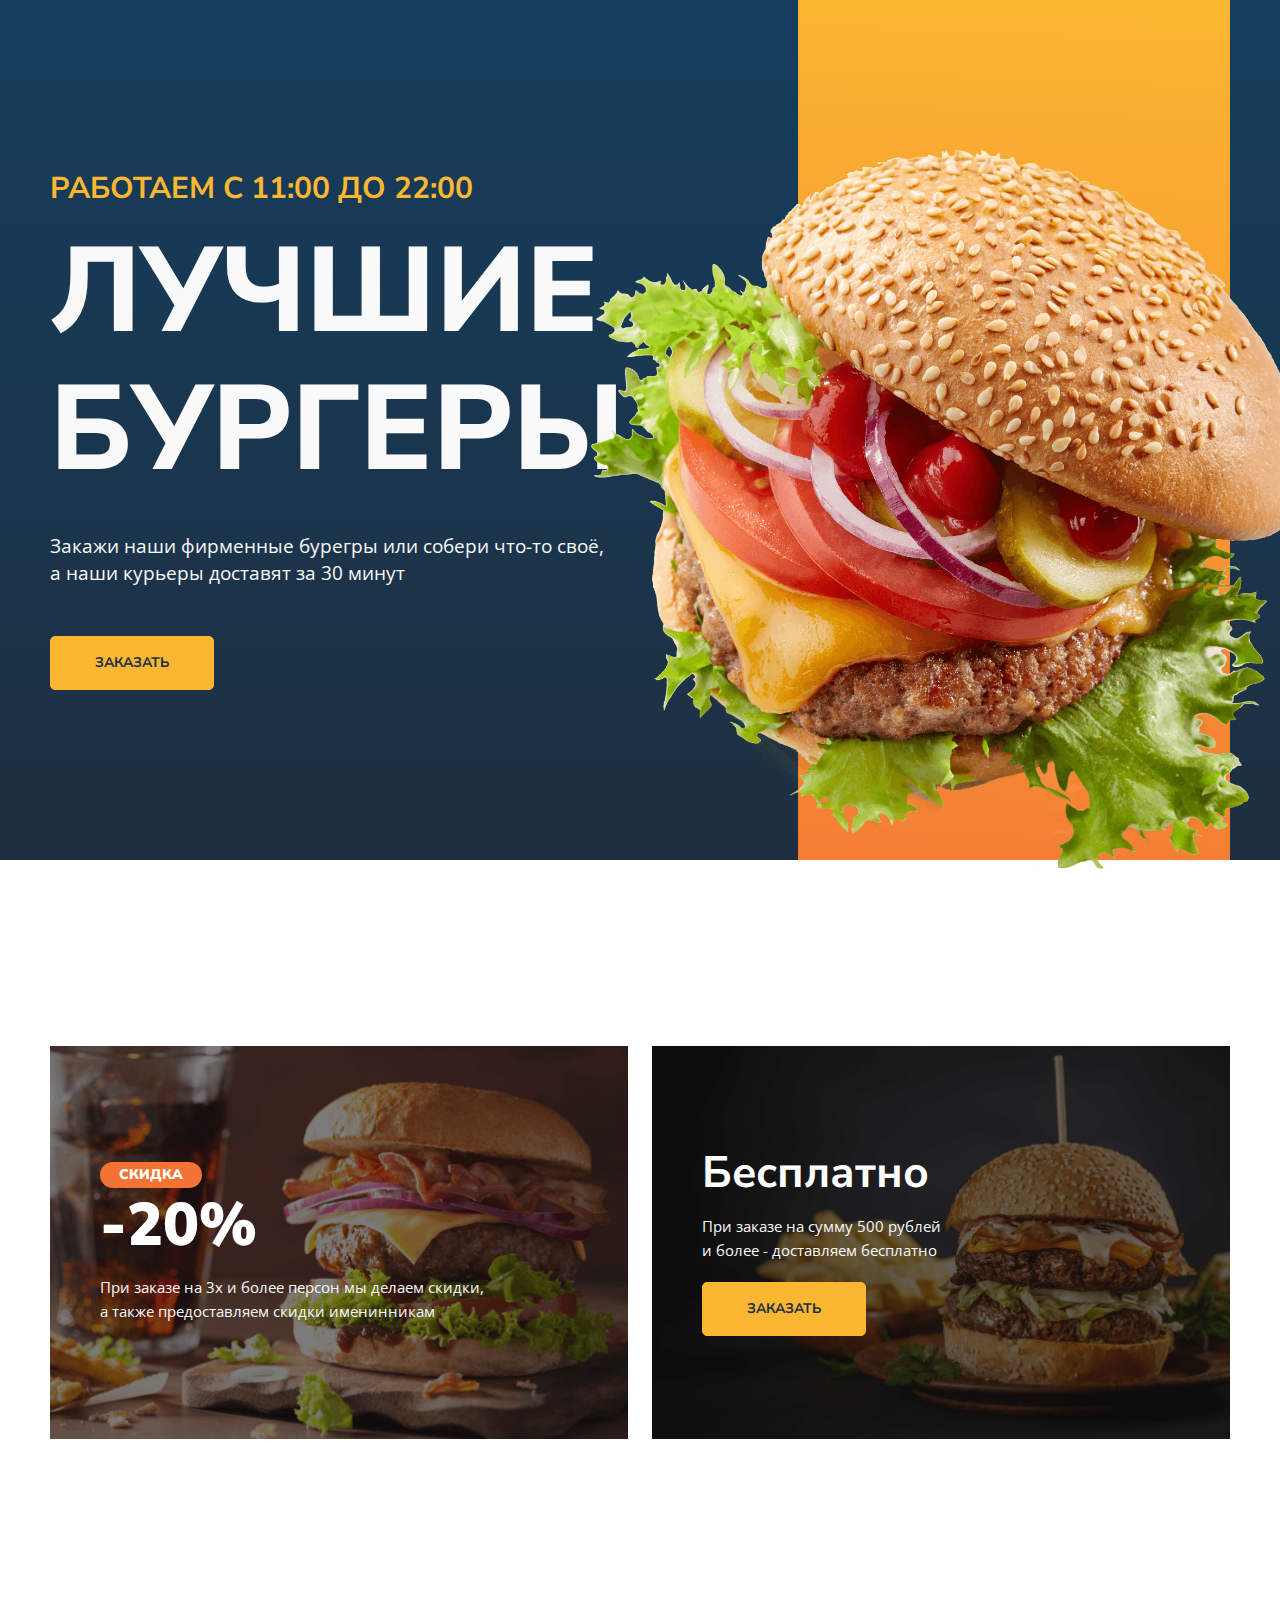
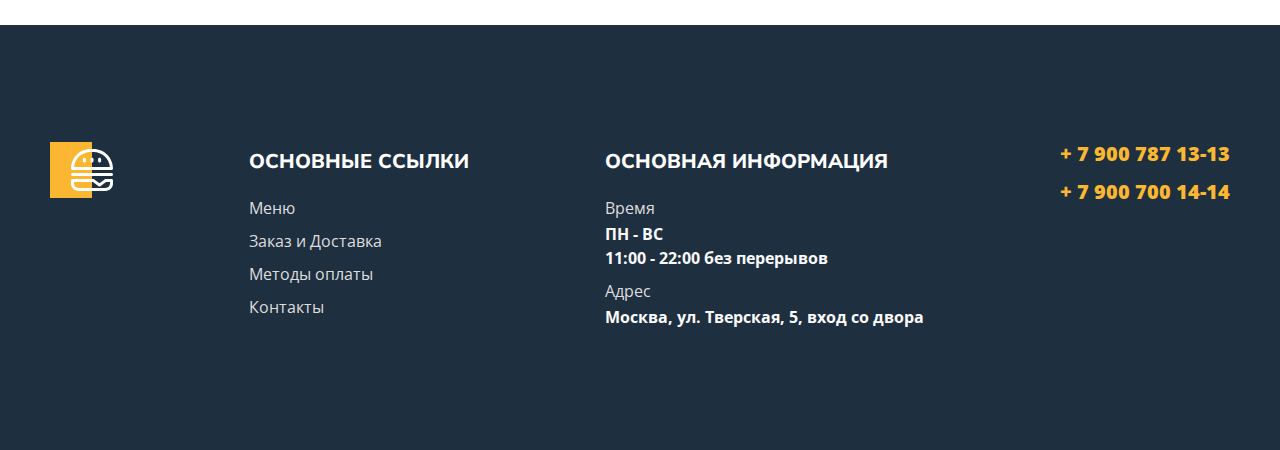
<file: index.html>
<!DOCTYPE html>
<html lang="ru">
<head>
    <meta charset="UTF-8">
    <meta http-equiv="X-UA-Compatible" content="IE=edge">
    <meta name="viewport" content="width=device-width, initial-scale=1.0">
    <title>Burgers</title>
    <link rel="preconnect" href="https://fonts.googleapis.com">
    <link rel="preconnect" href="https://fonts.gstatic.com" crossorigin>
    <link href="https://fonts.googleapis.com/css2?family=Nunito+Sans:wght@600;700;800;900&family=Open+Sans:wght@400;600;700&display=swap" rel="stylesheet">
    <link rel="stylesheet" href="CSS/normalize.css">
    <link rel="stylesheet" href="CSS/main.css">
    <link rel="apple-touch-icon" type="image/png" sizes="192x192" href="images/favicon/android-chrome-192x192">
    <link rel="apple-touch-icon" type="image/png" sizes="512x512" href="images/favicon/android-chrome-512x512">
    <link rel="apple-touch-icon" sizes="16x16" href="images/favicon/favicon.ico">
    <link rel="apple-touch-icon" sizes="180x180" href="images/favicon/apple-touch-icon.png">
    <link rel="icon" type="image/png" sizes="32x32" href="images/favicon/favicon-32x32.png">
    <link rel="icon" type="image/png" sizes="16x16" href="images/favicon/favicon-16x16.png">
    <link rel="mask-icon" href="images/favicon/safari-pinned-tab.svg" color="#5bbad5">
    <meta name="msapplication-TileColor" content="#da532c">
    <meta name="theme-color" content="#ffffff">
</head>
<body>
    <div class="main">
        <div class="wrapper">
            <div class="content">
                <h1 class="content-title">
                    <span>работаем с 11:00 до 22:00</span>
                    лучшие бургеры
                </h1>
                <p class="content-text">Закажи наши фирменные бурегры или собери что-то своё, а&nbsp;наши курьеры доставят за&nbsp;30&nbsp;минут</p>
                <a href="menu.html" class="content-link">заказать</a>
            </div>
            <div class="visual">
                <div class="visual-bg"></div>
                <img src="images/burger.png" alt="Burger">
            </div>
        </div>
    </div>
    <div class="promo">
        <div class="wrapper">
            <div class="promo-left">
                <p class="sale">Скидка</p>
                <p class="cost">-20%</p>
                <p class="promo-description">При заказе на 3х и более персон мы делаем скидки, а&nbsp;также предоставляем скидки именинникам</p>
            </div>
            <div class="promo-right">
                <p class="free">Бесплатно</p>
                <p class="promo-description">При заказе на сумму 500 рублей и&nbsp;более&nbsp;-&nbsp;доставляем бесплатно</p>
                <a href="menu.html">заказать</a>
            </div>
        </div>
    </div>
    <footer class="footer">
        <div class="container">
            <div class="footer-box">
                <div class="footer-item">
                    <img class="footer-logo" src="images/logo-footer.svg" alt="Logo">
                </div>
                <div class="footer-item">
                    <h2>основные ссылки</h2>
                    <ul class="footer-list">
                        <li><a href="menu.html">Меню</a></li>
                        <li><a href="#">Заказ и Доставка</a></li>
                        <li><a href="#">Методы оплаты</a></li>
                        <li><a href="#">Контакты</a></li>
                    </ul>
                    <ul class="footer-list footer-list-tel">
                        <li>
                            <a href="tel:+79007871313">+ 7 900 787 13-13</a>
                        </li>
                        <li>
                            <a href="tel:+79007001414">+ 7 900 700 14-14</a>
                        </li>
                    </ul>
                </div>
                <div class="footer-item">
                    <h2>основная информация</h2>
                    <ul class="footer-list">
                        <li>
                            <span>Время</span>
                            ПН - ВС <br>
                            11:00 - 22:00 без перерывов
                        </li>
                        <li>
                            <span>Адрес</span>
                            Москва, ул. Тверская, 5, вход со двора
                        </li>
                    </ul>
                </div>
                <div class="footer-tel">
                    <ul class="footer-list footer-list-tel">
                        <li>
                            <a href="tel:+79007871313">+ 7 900 787 13-13</a>
                        </li>
                        <li>
                            <a href="tel:+79007001414">+ 7 900 700 14-14</a>
                        </li>
                    </ul>
                </div>
            </div>
        </div>
    </footer>
</body>
</html>
</file>
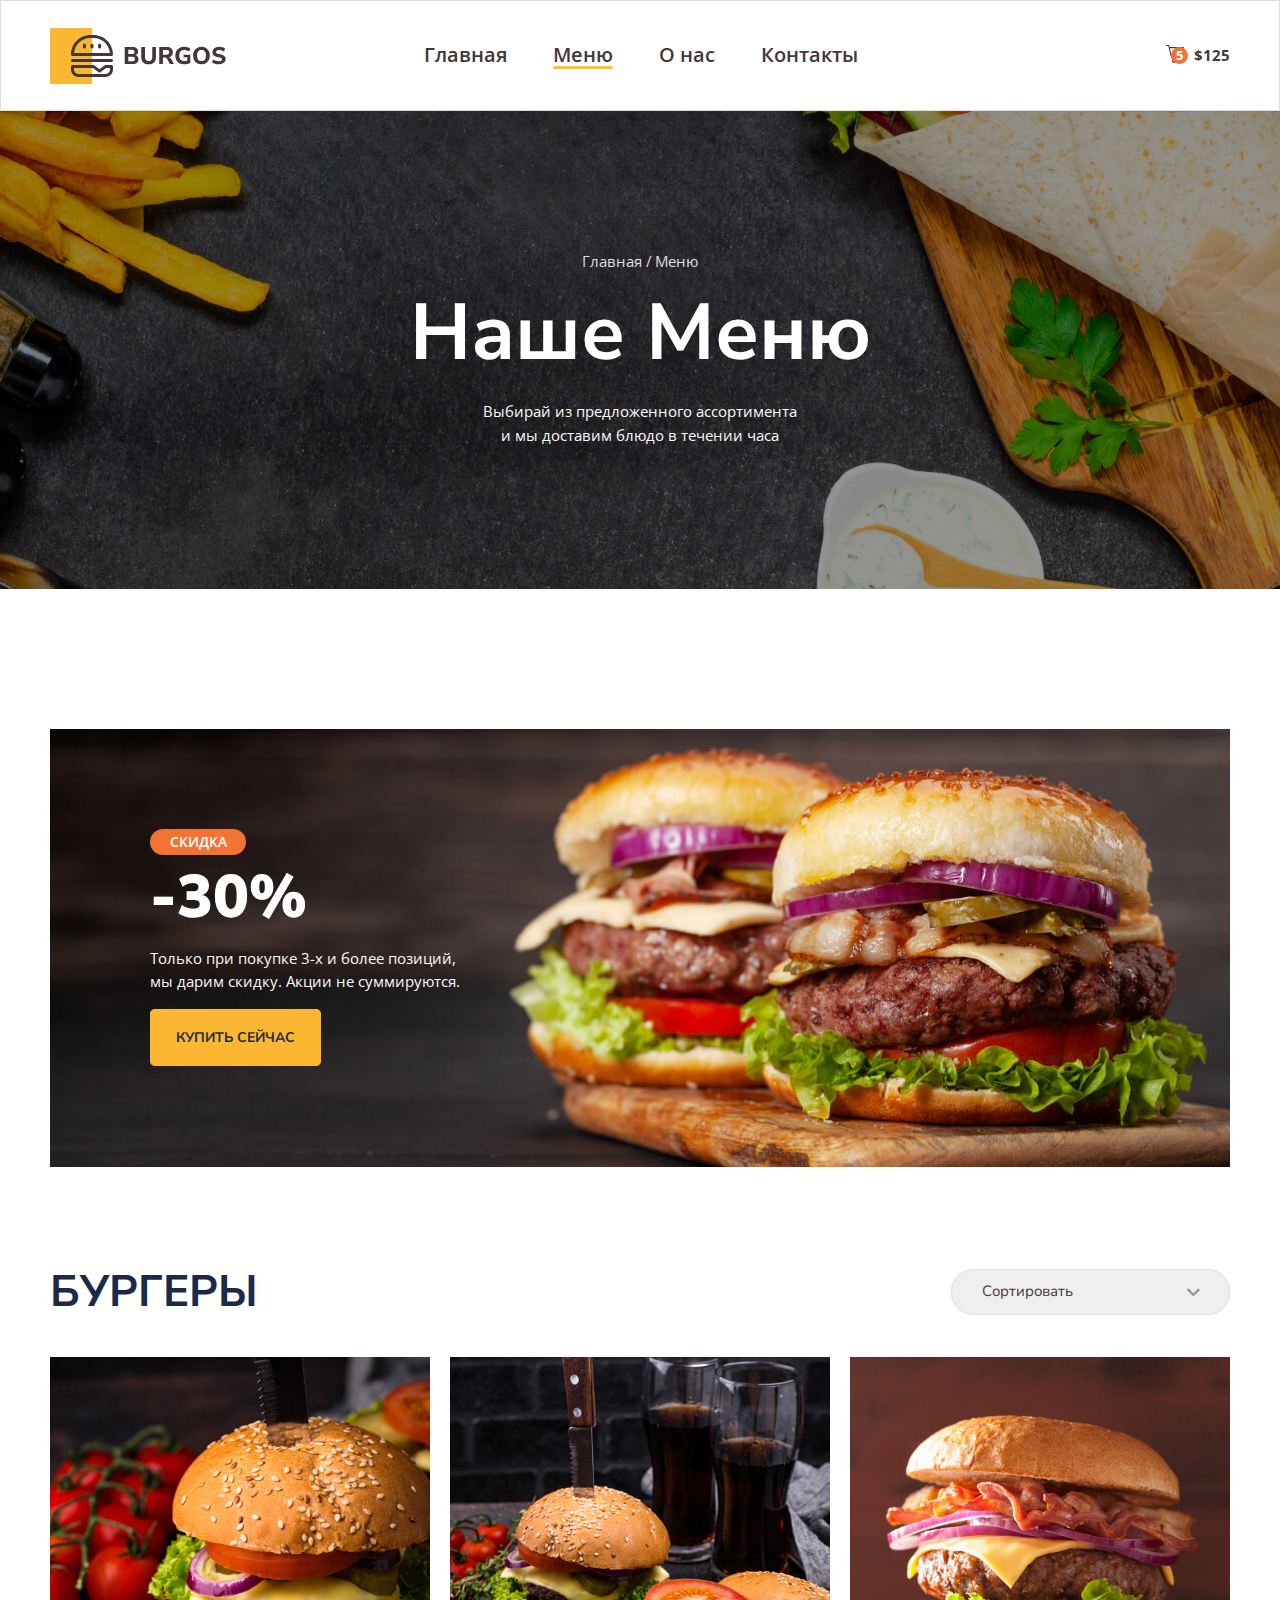
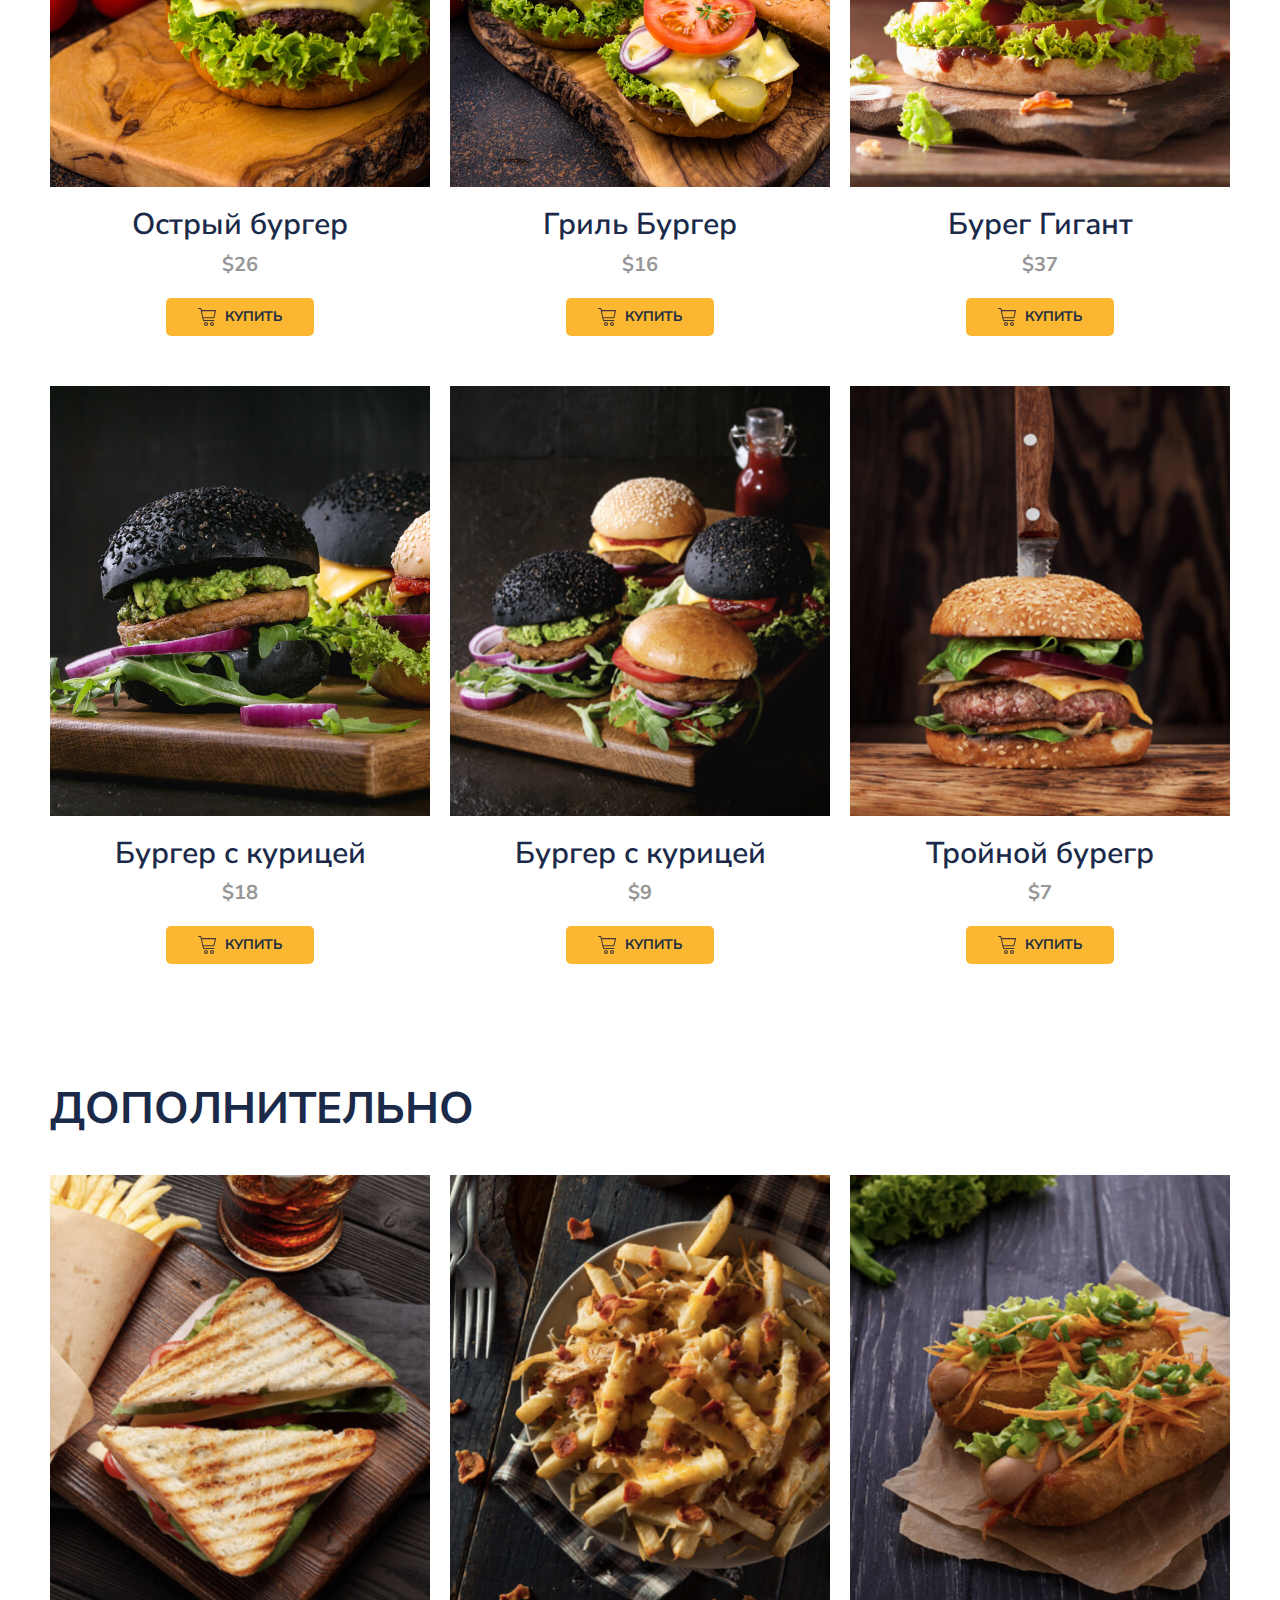
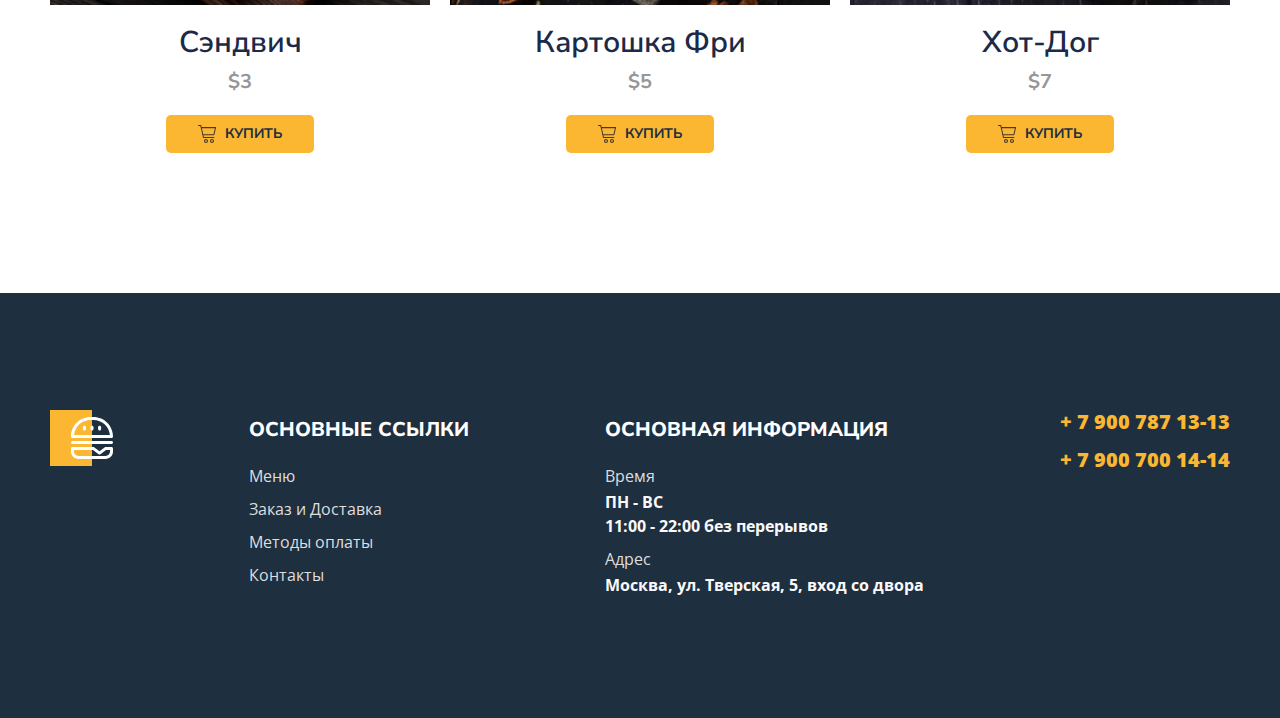
<file: menu.html>
<!DOCTYPE html>
<html lang="ru">
<head>
    <meta charset="UTF-8">
    <meta http-equiv="X-UA-Compatible" content="IE=edge">
    <meta name="viewport" content="width=device-width, initial-scale=1.0">
    <title>Burger</title>
    <link rel="preconnect" href="https://fonts.googleapis.com">
    <link rel="preconnect" href="https://fonts.gstatic.com" crossorigin>
    <link href="https://fonts.googleapis.com/css2?family=Nunito+Sans:wght@600;700;800;900&family=Open+Sans:wght@400;600;700&display=swap" rel="stylesheet">
    <link rel="stylesheet" href="CSS/normalize.css">
    <link rel="stylesheet" href="CSS/main.css">
    <link rel="apple-touch-icon" type="image/png" sizes="192x192" href="images/favicon/android-chrome-192x192">
    <link rel="apple-touch-icon" type="image/png" sizes="512x512" href="images/favicon/android-chrome-512x512">
    <link rel="apple-touch-icon" sizes="16x16" href="images/favicon/favicon.ico">
    <link rel="apple-touch-icon" sizes="180x180" href="images/favicon/apple-touch-icon.png">
    <link rel="icon" type="image/png" sizes="32x32" href="images/favicon/favicon-32x32.png">
    <link rel="icon" type="image/png" sizes="16x16" href="images/favicon/favicon-16x16.png">
    <link rel="mask-icon" href="images/favicon/safari-pinned-tab.svg" color="#5bbad5">
    <meta name="msapplication-TileColor" content="#da532c">
    <meta name="theme-color" content="#ffffff">
</head>
<body>
    <header>
        <div class="container">
            <div class="header" id="headerTop">
                <div class="header-burger">
                    <button class="burger" onclick="openModal()"></button>
                </div>
                <div class="header-item">
                    <a href="index.html" class="header-logo"></a>
                    <nav>
                        <ul class="header-nav">
                            <li><a href="index.html">Главная</a></li>
                            <li><a href="#" class="active">Меню</a></li>
                            <li><a href="#">О нас</a></li>
                            <li><a href="#">Контакты</a></li>
                        </ul>
                    </nav>
                </div>
                <button type="button" class="button">
                    <span class="button-item">
                        <img src="images/cart.svg" alt="Корзина">
                        <span class="button-count">5</span>
                    </span>
                    <span class="button-text">$125</span>
                </button>
            </div>
        </div>
    </header>
    <div class="bg">
        <div class="container">
            <ul class="breadcrumbs">
                <li><a href="index.html">Главная</a></li>
                <li><a href="#menuBurger">Меню</a></li>
            </ul>
            <h1 class="title">Наше Меню</h1>
            <p class="description">Выбирай из предложенного ассортимента и&nbsp;мы&nbsp;доставим блюдо в течении часа</p>
        </div>
    </div>
    <main>
        <div class="banner">
            <div class="container">
                <div class="banner-box">
                    <h2 class="banner-title">
                        <span>скидка</span>
                        -30%
                    </h2>
                    <p class="banner-text">
                        Только при покупке 3-х&nbsp;и&nbsp;более&nbsp;позиций, мы&nbsp;дарим скидку. Акции не суммируются.
                    </p>
                    <a href="#menuBurger" class="banner-link">купить сейчас</a>
                </div>
            </div>
        </div>
        <section class="menu" id="menuBurger">
            <div class="container">
                <div class="menu-header">
                    <h2 class="menu-title">
                        Бургеры
                    </h2>
                    <select class="menu-select">
                        <option value="">Сортировать</option>
                        <option value="up">По возрастанию</option>
                        <option value="down">По убыванию</option>
                    </select>
                </div>
                <div class="menu-grid">
                    <div class="menu-grid-item">
                        <div class="menu-grid-cover">
                            <img src="images/menu/01.jpg" alt="Острый бургер">
                        </div>
                        <p class="menu-grid-title">Острый бургер</p>
                        <p class="menu-grid-price">$26</p>
                        <button type="button" class="menu-grid-btn">
                            <span class="menu-grid-icon"></span>
                            <span class="menu-grid-text">купить</span>
                        </button>
                    </div>
                    <div class="menu-grid-item">
                        <div class="menu-grid-cover">
                            <img src="images/menu/02.jpg" alt="Гриль Бургер">
                        </div>
                        <p class="menu-grid-title">Гриль Бургер</p>
                        <p class="menu-grid-price">$16</p>
                        <button type="button" class="menu-grid-btn">
                            <span class="menu-grid-icon"></span>
                            <span class="menu-grid-text">купить</span>
                        </button>
                    </div>
                    <div class="menu-grid-item">
                        <div class="menu-grid-cover">
                            <img src="images/menu/03.jpg" alt="Бурег Гигант">
                        </div>
                        <p class="menu-grid-title">Бурег Гигант</p>
                        <p class="menu-grid-price">$37</p>
                        <button type="button" class="menu-grid-btn">
                            <span class="menu-grid-icon"></span>
                            <span class="menu-grid-text">купить</span>
                        </button>
                    </div>
                    <div class="menu-grid-item">
                        <div class="menu-grid-cover">
                            <img src="images/menu/04.jpg" alt="Бургер с курицей">
                        </div>
                        <p class="menu-grid-title">Бургер с курицей</p>
                        <p class="menu-grid-price">$18</p>
                        <button type="button" class="menu-grid-btn">
                            <span class="menu-grid-icon"></span>
                            <span class="menu-grid-text">купить</span>
                        </button>
                    </div>
                    <div class="menu-grid-item">
                        <div class="menu-grid-cover">
                            <img src="images/menu/05.jpg" alt="Бургер с курицей">
                        </div>
                        <p class="menu-grid-title">Бургер с курицей</p>
                        <p class="menu-grid-price">$9</p>
                        <button type="button" class="menu-grid-btn">
                            <span class="menu-grid-icon"></span>
                            <span class="menu-grid-text">купить</span>
                        </button>
                    </div>
                    <div class="menu-grid-item">
                        <div class="menu-grid-cover">
                            <img src="images/menu/06.jpg" alt="Тройной бурегр">
                        </div>
                        <p class="menu-grid-title">Тройной бурегр</p>
                        <p class="menu-grid-price">$7</p>
                        <button type="button" class="menu-grid-btn">
                            <span class="menu-grid-icon"></span>
                            <span class="menu-grid-text">купить</span>
                        </button>
                    </div>
                </div>
            </div>
        </section>
        <section class="menu menu-over">
            <div class="container">
                <div class="menu-header">
                    <h2 class="menu-title">
                        Дополнительно
                    </h2>
                </div>
                <div class="menu-grid">
                    <div class="menu-grid-item">
                        <div class="menu-grid-cover">
                            <img src="images/menu/07.jpg" alt="Сэндвич">
                        </div>
                        <p class="menu-grid-title">Сэндвич</p>
                        <p class="menu-grid-price">$3</p>
                        <button type="button" class="menu-grid-btn">
                            <span class="menu-grid-icon"></span>
                            <span class="menu-grid-text">купить</span>
                        </button>
                    </div>
                    <div class="menu-grid-item">
                        <div class="menu-grid-cover">
                            <img src="images/menu/08.jpg" alt="Картошка Фри">
                        </div>
                        <p class="menu-grid-title">Картошка Фри</p>
                        <p class="menu-grid-price">$5</p>
                        <button type="button" class="menu-grid-btn">
                            <span class="menu-grid-icon"></span>
                            <span class="menu-grid-text">купить</span>
                        </button>
                    </div>
                    <div class="menu-grid-item">
                        <div class="menu-grid-cover">
                            <img src="images/menu//09.jpg" alt="Хот-Дог">
                        </div>
                        <p class="menu-grid-title">Хот-Дог</p>
                        <p class="menu-grid-price">$7</p>
                        <button type="button" class="menu-grid-btn">
                            <span class="menu-grid-icon"></span>
                            <span class="menu-grid-text">купить</span>
                        </button>
                    </div>
                </div>
            </div>
        </section>
    </main>
    <footer class="footer">
        <div class="container">
            <div class="footer-box">
                <div class="footer-item">
                    <img class="footer-logo" src="images/logo-footer.svg" alt="Logo">
                </div>
                <div class="footer-item">
                    <h2>основные ссылки</h2>
                    <ul class="footer-list">
                        <li><a href="menu.html">Меню</a></li>
                        <li><a href="#">Заказ и Доставка</a></li>
                        <li><a href="#">Методы оплаты</a></li>
                        <li><a href="#">Контакты</a></li>
                    </ul>
                    <ul class="footer-list footer-list-tel">
                        <li>
                            <a href="tel:+79007871313">+ 7 900 787 13-13</a>
                        </li>
                        <li>
                            <a href="tel:+79007001414">+ 7 900 700 14-14</a>
                        </li>
                    </ul>
                </div>
                <div class="footer-item">
                    <h2>основная информация</h2>
                    <ul class="footer-list">
                        <li>
                            <span>Время</span>
                            ПН - ВС <br>
                            11:00 - 22:00 без перерывов
                        </li>
                        <li>
                            <span>Адрес</span>
                            Москва, ул. Тверская, 5, вход со двора
                        </li>
                    </ul>
                </div>
                <div class="footer-tel">
                    <ul class="footer-list footer-list-tel">
                        <li>
                            <a href="tel:+79007871313">+ 7 900 787 13-13</a>
                        </li>
                        <li>
                            <a href="tel:+79007001414">+ 7 900 700 14-14</a>
                        </li>
                    </ul>
                </div>
            </div>
        </div>
    </footer>
    <a href="#headerTop" class="button-up hidden" id="btnUp">наверх</a>
    <div class="modal" id="modal">
        <ul class="header-nav">
            <li><a href="index.html">Главная</a></li>
            <li><a href="#" class="active">Меню</a></li>
            <li><a href="#">О нас</a></li>
            <li><a href="#">Контакты</a></li>
        </ul>
        <button class="burger-close" onclick="closeModal()"></button>
    </div>
    <script>
        // Smooth Scroll

        const links = document.querySelectorAll(".banner-link");
            for (const link of links) {
            link.addEventListener("click", clickHandler);
        }

        function clickHandler(e) {
            e.preventDefault();
            const href = this.getAttribute("href");

            document.querySelector(href).scrollIntoView({
                behavior: "smooth"
            });
        }

         // Button Up

        window.onscroll = function(){scrollFunction()};

        const upbuttons = document.querySelectorAll(".button-up");
            for (const upbutton of upbuttons) {
                upbutton.addEventListener("click", clickHandler);
        }

        function clickHandler(e) {
            e.preventDefault();
            const href = this.getAttribute("href");

            document.querySelector(href).scrollIntoView({
                behavior: "smooth"
            });
        }

        function scrollFunction(){
            if ( document.body.scrollTop > 1000 || document.documentElement.scrollTop > 1000){
                document.getElementById('btnUp').className = 'button-up visible';
            } else {
                document.getElementById('btnUp').className = 'button-up hidden';
            }
        }
        // Menu

        function openModal() {
                document.getElementById("modal").style.top = "0px";
            }

        function closeModal() {
            document.getElementById("modal").style.top = "-400px";
        }
    </script>
</body>
</html>
</file>
<file: CSS/main.css>
body {
    font-family: 'Nunito Sans', sans-serif;
}
.container {
    max-width: 1180px;
    margin: 0 auto;
    padding-left: 15px;
    padding-right: 15px;
}
header {
    border: 1px solid #DEDEDE;
}
.header {
    font-family: 'Open Sans', sans-serif;
    display: flex;
    align-items: center;
    justify-content: space-between;
    padding-top: 26px;
    padding-bottom: 25px;
}
.header-item {
    display: flex;
    align-items: center;
    justify-content: space-between;
    flex-basis: 68.5%;
}
.header-logo {
    display: block;
    background-image: url(../images/logo.svg);
    width: 176px;
    height: 56px;
    background-repeat: no-repeat;
    background-size: cover;
}
.header-nav {
    list-style-type: none;
    display: flex;
    padding-left: 0;
    gap: 46px;

}
.header-nav a {
    font-weight: 600;
    font-size: 20px;
    color: #443737;
    text-decoration: none;
}
.header-nav a:hover {
    color: #FFC725;
}
.header-nav a::after {
    content: '';
    width: 100%;
    height: 3px;
    border-radius: 1.5px;
    background: transparent;
    display: block;
}.header-nav a.active::after {
    background: #FFC725;
    
}
.button {
    display: flex;
    align-items: center;
    background-color: transparent;
    border: none;
    padding: 0;
    gap: 10px;
    cursor: pointer;
}
.button-item {
    position: relative;
}
.button-count {
    color: #FFFFFF;
    font-weight: 700;
    font-size: 13px;
    background: #F37335;
    border-radius: 100%;
    position: absolute;
    width: 17px;
    height: 17px;
    text-align: center;
    line-height: 1.3;
    bottom: 3px;
    right: -4px;
}
.button-text {
    color: #443737;
    font-weight: 700;
    font-size: 15px;
}
.bg {
    text-align: center;
    color: #FFFFFF;
    background-image: url(../images/bg.jpg);
    background-size: cover;
    padding: 142px 0;
    background-position: center center;
    margin-bottom: 140px;
}
.breadcrumbs {
    padding-left: 0;
    margin-top: 0;
    list-style-type: none;
    display: flex;
    justify-content: center;
    gap: 7px;
}
.breadcrumbs a {
    color: #DEDEDE;
    font-size: 15px;
    font-family: 'Open Sans', sans-serif;
    text-decoration: none;
}
.breadcrumbs a:hover {
    color: #FFC725;
}
.breadcrumbs a::before {
    content: '/';
    position: relative;
    left: -3px;
    pointer-events: none;
}
.breadcrumbs a:hover::before {
    color: #DEDEDE;
}
.breadcrumbs li:first-child a::before {
    display: none;
}
.title {
    font-weight: 700;
    font-size: 79px;
    margin-top: 17px;
    margin-bottom: 20px;
}
.description {
    font-family: 'Open Sans', sans-serif;
    font-size: 15px;
    line-height: 1.6;
    color: #FAF9F9;
    max-width: 320px;
    margin: 0 auto;
}
.banner-box {
    background-image: url(../images/banner.jpg);
    background-size: cover;
    background-repeat: no-repeat;
    background-position: 0 center;
    padding: 100px 100px 120px;
    margin-bottom: 80px;
}
.banner-title {
    font-family: 'Nunito Sans', sans-serif;
    font-weight: 900;
    font-size: 60px;
    color: #FFFFFF;
    margin-top: 0;
    margin-bottom: 12px;
}
.banner-title span {
    font-family: 'Open Sans', sans-serif;
    font-weight: 600;
    font-size: 14px;
    display: block;
    text-transform: uppercase;
    background: #F37335;
    max-width: 96px;
    border-radius: 14px;
    text-align: center;
    padding: 5px 0;
    margin-bottom: 8px;

}
.banner-text {
    font-family: 'Open Sans', sans-serif;
    font-weight: 400;
    font-size: 15px;
    color: #FAF9F9;
    max-width: 310px;
    line-height: 1.5;
    margin-bottom: 36px;
}
.banner-link {
    font-family: 'Nunito Sans', sans-serif;
    font-weight: 700;
    font-size: 14px;
    color: #1E2F40;
    background-color: #FBB731;
    text-decoration: none;
    text-transform: uppercase;
    border-radius: 5px;
    padding: 18px 25px;
    border: 1px solid #FBB731;
    transition: 0.3s;
}
.banner-link:hover {
    background-color: transparent;
    color: #FBB731;
}
.menu {
    padding-top: 20px;
}
.menu-header {
    display: flex;
    align-items: center;
    justify-content: space-between;
    margin-bottom: 40px;
}
.menu-title {
    font-weight: 700;
    font-size: 44px;
    text-transform: uppercase;
    color: #1B2A49;
    margin: 0;
}
.menu-select {
    border: 1px solid #DEDEDE;
    padding: 13px 30px;
    border-radius: 22px;
    color: #443737;
    font-size: 15px;
    appearance: none;
    flex-basis: 279px;
    background-image: url(../images/arrow.svg);
    background-repeat: no-repeat;
    background-position: 89% center;
}
.menu-grid {
    display: grid;
    grid-template-columns: repeat(3, 1fr);
    gap: 50px 20px;
    margin-bottom: 100px;
}
.menu-grid-cover {
    width: 100%;
    height: 430px;
    position: relative;
    overflow: hidden;
}
.menu-grid-cover img {
    position: absolute;
    left: 50%;
    top: 50%;
    transform: translate(-50%, -50%);
    object-fit: cover;
    width: 100%;
    height: 430px;
}
.menu-grid-title {
    font-family: 'Nunito Sans', sans-serif;
    font-weight: 600;
    font-size: 30px;
    color: #1B2A49;
    text-align: center;
    margin: 0;
    padding-top: 21px;
}
.menu-grid-price {
    font-family: 'Nunito Sans', sans-serif;
    font-weight: 700;
    font-size: 20px;
    text-align: center;
    color: #979797;
    margin: 0;
    padding-top: 10px;
    margin-bottom: 22px;
}
.menu-grid-text {
    font-family: 'Nunito Sans', sans-serif;
    font-weight: 700;
    font-size: 14px;
    text-transform: uppercase;
    color: #1E2F40;
}
.menu-grid-icon {
    display: block;
    width: 18px;
    height: 18px;
    background-image: url(../images/cart-menu.svg);
    background-repeat: no-repeat;
    background-size: cover;
}
.menu-grid-btn {
    background-color: #FBB731;
    padding: 10px 32px;
    border-radius: 5px;
    border: none;
    display: flex;
    align-items: center;
    justify-content: center;
    margin: 0 auto;
    gap: 9px;
    transition: 0.3s;
}
.menu-grid-btn:hover {
    background-color: #F37335;
    cursor: pointer;
}
.footer {
    background: #1E2F40;
    color: #fff;
    padding-top: 117px;
    padding-bottom: 106px;
    margin-top: 140px;
}
.footer-box {
    display: flex;
    justify-content: space-between;
    gap: 20px;
}
.logo {
    width: 63px;
    height: 56px;
}
.item {
    flex: 0 0 auto;
}
.item h2 {
    font-size: 20px;
    font-weight: 800;
    text-transform: uppercase;
    margin-bottom: 12px;
}
.item ul,
.tel ul {
    list-style-type: none;
}
.item li {
    margin-bottom: 9px;
}
.footer {
    background: #1E2F40;
    color: #fff;
    padding-top: 117px;
    padding-bottom: 106px;
}
    
.footer-logo {
    width: 63px;
    height: 56px;
}
.footer-item h2 {
    font-size: 20px;
    font-weight: 800;
    text-transform: uppercase;
    margin-bottom: 19px;
    margin-top: 5px;
    line-height: 1.5;
}
.footer-tel ul {
    font-size: 20px;
    color: #FBB731;
}
.footer-tel .footer-list-tel {
    margin-top: 0;
}
.footer-tel .footer-list-tel li {
    margin-bottom: 13px;
}
.footer-tel .footer-list-tel a {
    font-size: 20px;
    font-weight: 900;
    color: #FBB731;
    text-decoration: none;
}
.footer-tel .footer-list-tel a:hover {
    color: #FAF9F9;
}
.footer-list li {
    margin-bottom: 9px;
    font-family: 'Open Sans', sans-serif;
    font-size: 16px;
    color: #FAF9F9;
    font-weight: 700;
    line-height: 24px;
}
.footer-list a {
    color: #DEDEDE;
    text-decoration: none;
    font-weight: 400;
}
.footer-list a:hover {
    color: #FBB731;
}
.footer-item span {
    color: #DEDEDE;
    display: block;
    font-weight: 400;
    margin-bottom: 2px;
}
.footer-item ul {
    font-size: 15px;
    color: #FAF9F9;
    font-weight: 700;
    line-height: 24px;
}
.footer-item a {
    color: #DEDEDE;
    text-decoration: none;
    font-weight: 400;
}
.footer-item span {
    color: #DEDEDE;
    display: block;
    font-weight: 400;
    margin-bottom: 2px;
}
.footer-list {
    padding-left: 0;
    list-style-type: none;
}
.button-up {
    background-color: #FBB731;
    font-weight: 700;
    font-size: 14px;
    text-transform: uppercase;
    color: #1E2F40;
    text-decoration: none;
    padding: 5px 20px;
    border-radius: 5px;
    position: fixed;
    bottom: 20px;
    right: 20px;
    transition: 1s;
}
.button-up:hover {
    background-color: #F37335;
}
.button-up.hidden {
    opacity: 0;
}
.button-up.visible {
    opacity: 1;
}

/* Style INDEX */

.main {
    background: linear-gradient(180deg, #0C4C7B -100%, #1E2F40 100%);
}
.wrapper {
    max-width: 1180px;
    margin: 0 auto;
    display: flex;
    justify-content: space-between;
}
.content {
    color: #FAF9F9;
    flex: 0 0 580px;
    padding-top: 170px;
    padding-bottom: 170px;
}
.content-title {
    font-size: 120px;
    font-weight: 800;
    text-transform: uppercase;
    line-height: 138px;
    margin-bottom: 34px;
    margin-top: 0;
}
.content-title span {
    color: #FBB731;
    font-size: 30px;
    font-weight: 700;
    line-height: 38px;
    display: block;
    margin-bottom: 15px;
}
.content-text {
    font-family: 'Open Sans', sans-serif;
    font-size: 19px;
    line-height: 1.4;
    margin-bottom: 50px;
}
.content-link,
.promo a {
    color: #1E2F40;
    background-color: #FBB731;
    border-radius: 5px;
    text-decoration: none;
    padding: 18px 44px;
    display: inline-block;
    text-transform: uppercase;
    font-size: 14px;
    font-weight: 700;
    transition: 0.3s;
    border: 1px solid #FBB731;
}
.content-link:hover {
    background-color: transparent;
    color: #FBB731;
}
.promo a:hover {
    background-color: transparent;
    color: #FBB731;
}
.visual {
    flex-grow: 1;
    display: flex;
    justify-content: flex-end;
    position: relative;
}
.visual-bg {
    width: 432px;
    height: 100%;
    background: linear-gradient(2.42deg, #F37335 -19.6%, #FBB731 100.79%, #FDC830 100.79%);
}
.main img {
    width: 829px;
    position: absolute;
    right: -168px;
}
.promo {
    padding-top: 186px;
    padding-bottom: 46px;
}
.promo-left,
.promo-right {
    flex: 0 0 49%;
    color: #fff;
    box-sizing: border-box;
    background-repeat: no-repeat;
    background-size: cover;
    background-position: center;
}
.promo-left {
    background-image: url(../images/promo-left.png);
    padding: 116px 50px;
}
.promo-right {
    background-image: url(../images/promo-right.png);
    padding: 102px 50px;
}
.sale {
    font-size: 14px;
    font-weight: 900;
    background: #F37335;
    padding: 5px 19px;
    border-radius: 14px;
    display: inline-block;
    text-transform: uppercase;
    margin-bottom: 3px;
    margin-top: 0;
}
.cost {
    font-size: 60px;
    font-weight: 900;
    margin-bottom: 8px;
    margin-top: 0;
}
.promo-description {
    font-family: 'Open Sans', sans-serif;
    color: #FAF9F9;
    font-size: 15px;
    line-height: 24px;
    margin-bottom: 0;
}
.promo-left .promo-description {
    max-width: 392px;
}
.promo-right .promo-description {
    max-width: 295px;
    margin-bottom: 20px;
}
.free {
    font-size: 44px;
    font-weight: 700;
    margin-bottom: 10px;
    margin-top: 0;
}

/* Modal */
.burger {
    width: 34px;
    height: 22px;
    background-image: url(../images/burger.svg);
    background-repeat: no-repeat;
    background-size: contain;
    background-color: transparent;
    border: none;
    cursor: pointer;
}

.modal {
    background-color: #FFF8DC;
    max-width: 500px;
    text-align: center;
    position: absolute;
    top: -400px;
    left: 0;
    right: 0;
    margin: 20px auto 0;
    padding: 40px;
    box-sizing: border-box;
    transition: .5s;
}

.modal .header-nav {
    flex-direction: column;
    align-items: center;
    gap: 23px;
    margin: 0;
}

.burger-close {
    width: 22px;
    height: 22px;
    background-image: url(../images/close.svg);
    background-color: transparent;
    background-size: contain;
    background-repeat: no-repeat;
    border: 0;
    position: absolute;
    top: 20px;
    right: 20px;
    cursor: pointer;

}
/*responsive*/
@media (min-width: 1001px) {
    .footer-list + .footer-list-tel {
        display: none;
    }
    .main img {
        width: 150%;
    }
}
@media (min-width: 766px) {
    .header-burger {
        display: none;
    }
}
@media (max-width: 1000px) {
    .container {
        max-width: 738px;
    }
    .wrapper {
        padding-left: 15px;
        padding-right: 15px;
    }
    .header-logo {
        width: 150px;
        height: 47.81px;
        background-size: contain;
    }
    .header-nav {
        gap: 22px;
    }
    .header-item {
        flex-basis: 75.5%;
    }
    .bg {
        margin-bottom: 72px;
    }
    .banner-box {
        background-position: -80px center;
        padding: 100px 40px 120px;
        margin-bottom: 82px;
    }
    .menu {
        padding-top: 0px;
    }
    .menu-header {
        margin-bottom: 37px;
    }
    .menu-grid {
        grid-template-columns: repeat(2, 1fr);
        gap: 50px 15px;
        margin-bottom: 97px;
    }
    .menu-over {
        overflow: hidden;
        height: 558px;
    }
    .menu-over .menu-grid {
        display: flex;
        width: auto;
        overflow-x: scroll;
        overflow-y: hidden;
        padding-bottom: 50px;
    }
    .menu-over .menu-grid-item {
        flex: 0 0 281px;
    }
    .menu-over .menu-grid-cover,
    .menu-over .menu-grid-cover img {
        height: 320px;
    }
    .footer {
        padding-top: 61px;
        padding-bottom: 71px;
    }
    .footer-tel {
        display: none;
    }
    .footer-list + .footer-list-tel {
        display: block;
    }
    .footer-item .footer-tel ul {
        font-size: 20px;
        color: #FBB731;
    }
    .footer-item .footer-list-tel {
        margin-top: 0;
    }
    .footer-item .footer-list-tel li {
        margin-bottom: 13px;
    }
    .footer-item .footer-list-tel a {
        font-size: 20px;
        font-weight: 900;
        color: #FBB731;
        text-decoration: none;
    }
    .footer-item .footer-list-tel a:hover {
        color: #FAF9F9;
    }
    .main img {
        width: 163%;
    }
}
@media (max-width: 765px) {
    nav {
        display: none;
    }
    .header {
        gap: 21px;
    }
    .main {
        padding-left: 15px;
        padding-right: 15px;
    }
    .content {
        padding-top: 43px;
        padding-bottom: 123px;
        flex: 0 0 412px;
    }
    .content-title span {
        font-size: 22px;
        margin-bottom: 8px;
    }
    .content-title {
        font-size: 85px;
        line-height: 101px;
        margin-bottom: 20px;
    }
    .content-text {
        font-size: 13px;
        margin-bottom: 38px;
        width: 405px;
    }
    .content-link, .promo a {
        padding: 16px 38px;
    }
    .visual-bg {
        width: 198px;
    }
    .main img {
        width: 500px;
    }
    .promo {
        padding-top: 107px;
    }
    .promo-left {
        padding: 42px 36px;
    }
    .promo-right {
        padding: 60px 30px;
    }
    .sale {
        margin-bottom: 8px;
    }
    .promo-right .promo-description {
        max-width: 300px;
        margin-bottom: 14px;
    }
    .promo-description {
        font-size: 14px;
    }
    .menu-over .container {
        padding-right: 0;
    }
    .button-up.visible {
        display: none;
    }
    .footer {
        margin-top: 95px;
    }
}
@media (max-width: 678px) {
    .content-title {
        font-size: 58px;
        line-height: 1.2;
        margin-bottom: 20px;
    }
    .content-title span {
        font-size: 14px;
        margin-bottom: 12px;
    }
    .main img {
        right: -37%;
        padding-top: 157px;
        }
    .promo {
        padding-top: 97px;
    }
    .promo .wrapper {
        display: flex;
        flex-direction: column;
        gap: 22px;
    }
    .promo-description {
        font-size: 13px;
    }
    .promo-left {
        padding: 40px 58px 58px 15px;
        max-width: 320px;
        margin: 0 auto;
    }
    .promo-right {
        padding: 35px 36px 44.6px 15px;
        max-width: 320px;
        margin: 0 auto;
    }
    .footer {
        margin-top: 61px;
    }
}
@media (max-width: 567px) {
    .header {
        padding-top: 19px;
        padding-bottom: 19px;
    }
    .header-logo {
        width: 116px;
        height: 37px;
    }
    .bg {
        margin-bottom: 33px;
    }
    .title {
        font-size: 38px;
    }
    .breadcrumbs a {
        font-size: 14px;
    }
    .description {
        font-size: 12px;
    }
    .bg {
        padding: 55px 0;
    }
    .banner-box {
        background-position: 17% center;
        padding: 35px 15px 54px;
        margin-bottom: 40px;
    }
    .menu-header {
        margin-bottom: 30px;
    }
    .menu-grid {
        gap: 25px 15px;
        margin-bottom: 40px;
    }
    .menu-grid-cover {
        height: 56vw;
    }
    .menu-grid-cover img {
        height: 100%;
        margin-bottom: 10px;
    }
    .menu-grid-title {
        font-size: 22px;
    }
    .menu-title {
        font-size: 27px;
    }
    .menu-grid-price {
        font-size: 16px;
        margin-top: 6px;
        margin-bottom: 14px;
    }
    .menu-select {
        padding: 13px 24px 13px 15px;
        flex-basis: 136px;
        font-size: 12px;
        background-position: 91% center;
    }
    .menu-grid-btn {
        padding: 10px 22px;
    }
    .menu-over {
        height: 108vw;
    }
    .menu-over .menu-grid {
        padding-bottom: 25vw;
    }
    .menu-over .menu-grid-cover {
        height: 56vw;
    }
    .menu-over .menu-grid-cover img {
        height: 100%;
    }
    .menu-over .menu-grid-item {
        flex: 0 0 38vw;
    }
    .main img {
        right: -14%;
        padding-top: 172px;
    }
    .footer {
        margin-top: 58px;
        padding-top: 60px;
        padding-bottom: 60px;
    }
    .footer-item .footer-list-tel a {
        display: none;
    }
    .footer-tel {
        display: block;
    }
    .footer-box {
        display: grid;
        grid-template-columns: 30% 70%;
        grid-template-areas: "logo tel" "link link" "info info";
        gap: 0;
    }
    .footer-item:nth-child(1) {
        grid-area: logo;
    }
    .footer-item:nth-child(2) {
        grid-area: link;
    }
    .footer-item:nth-child(3) {
        grid-area: info;
    }
    .footer-tel {
        grid-area: tel;
        text-align: right;
    }
    .visual-bg {
        background: transparent;
    }
    .main img {
        right: 66%;
        padding-top: 215px;
    }
}
@media (max-width: 414px) {
    .menu-grid-title {
        font-size: 20px;
    }
    .content-text {
        width: 250px;
    }
    .main img {
        right: 60%;
        padding-top: 195px;
        width: 370px;
    }
}
@media (max-width: 375px) {
    .menu-grid-title {
        font-size: 18px;
    }
    .menu-over {
        height: 113vw;
    }
}
@media (max-width: 360px) {
    .header-logo {
        width: 116px;
        height: 37px;
    }
    .description {
        max-width: 280px;
    }
    .menu-grid-title {
        font-size: 15px;
    }
}
@media (max-width: 320px) {
    .header {
        padding-top: 28px;
        padding-bottom: 18px;
    }
    .bg {
        margin-bottom: 34px;
    }
    .banner-box {
        background-position: 25% center;
    }
    .title {
        margin-top: 29px;
        margin-bottom: 13px;
    }
    .menu-header {
        margin-bottom: 31px;
    }
    .menu-title {
        font-size: 27px;
    }
    .menu-grid {
        gap: 23px 11px;
        margin-bottom: 64px;
    }
    .menu-grid-title {
        font-size: 13px;
        padding-top: 12px;
    }
    .menu-grid-price {
        padding-top: 3px;
        margin-bottom: 9px;
    }
    .banner-box {
        margin-bottom: 60px;
    }
}
</file>
